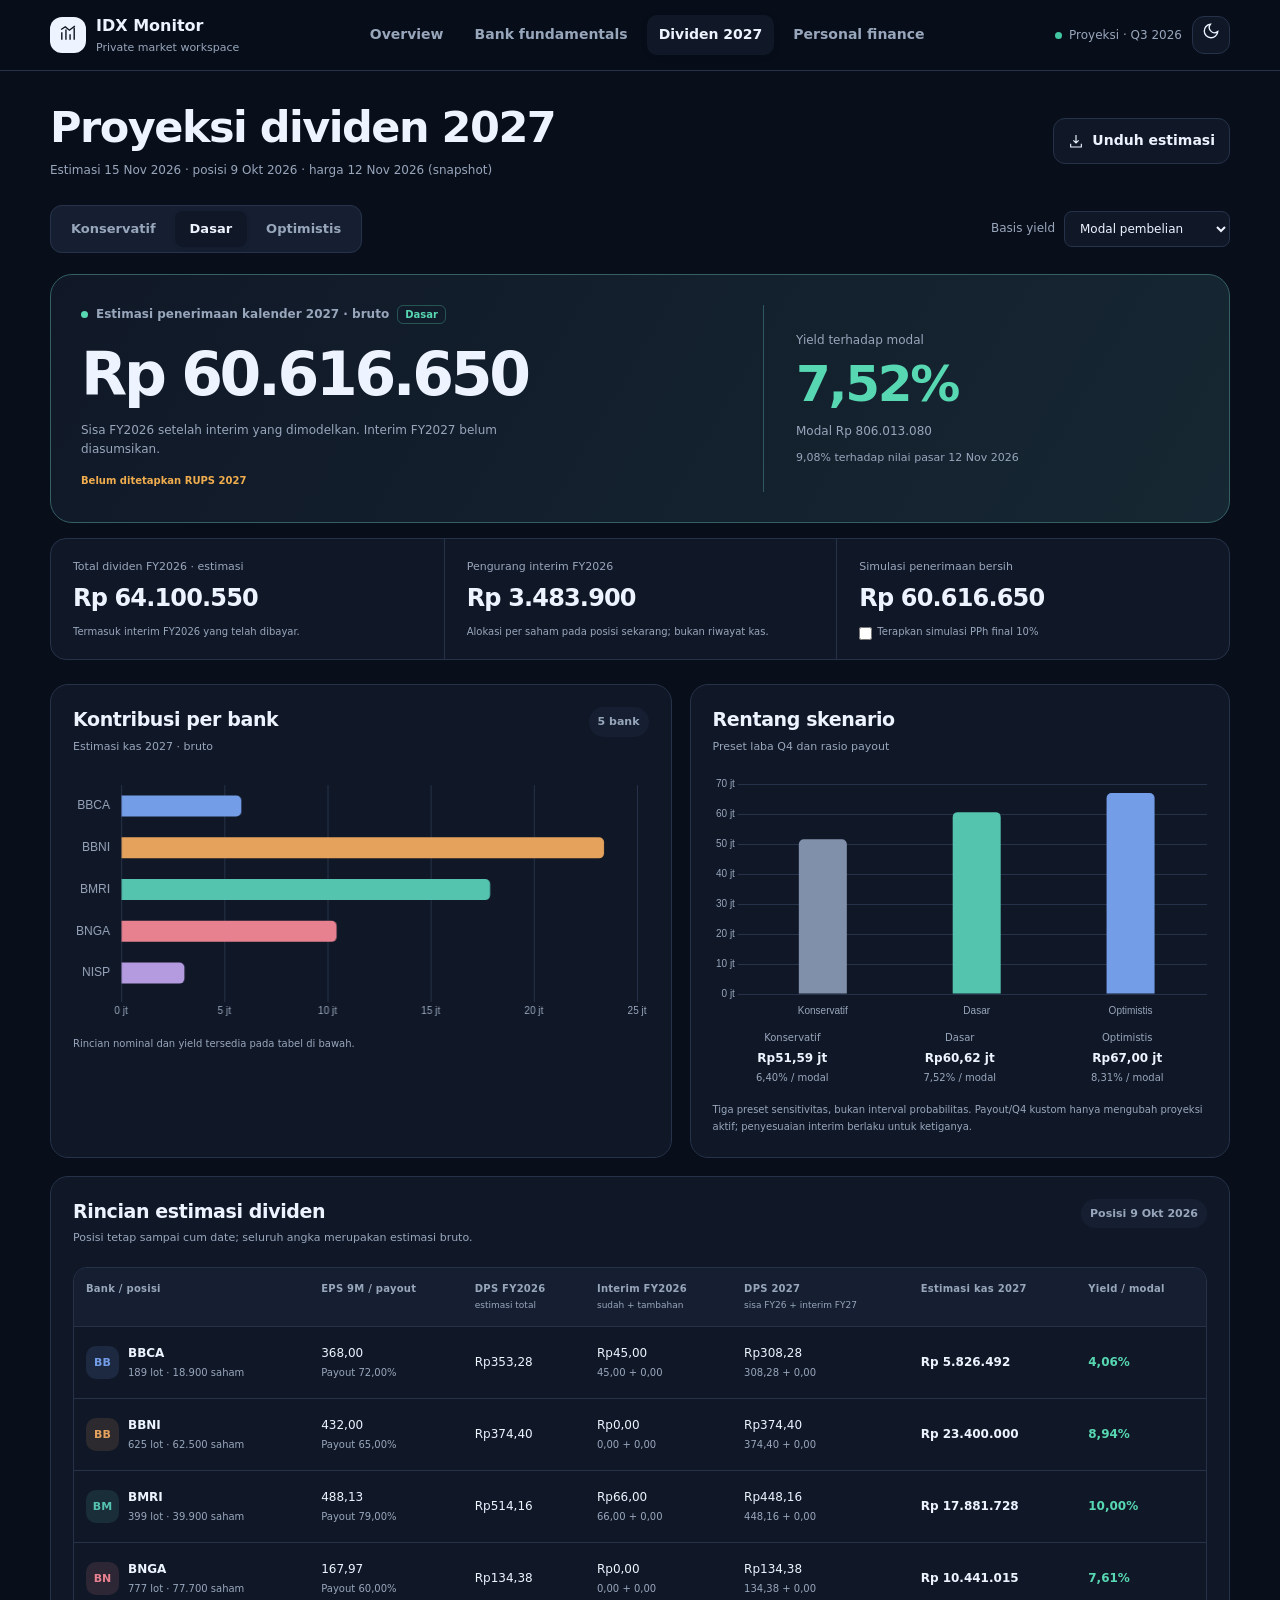
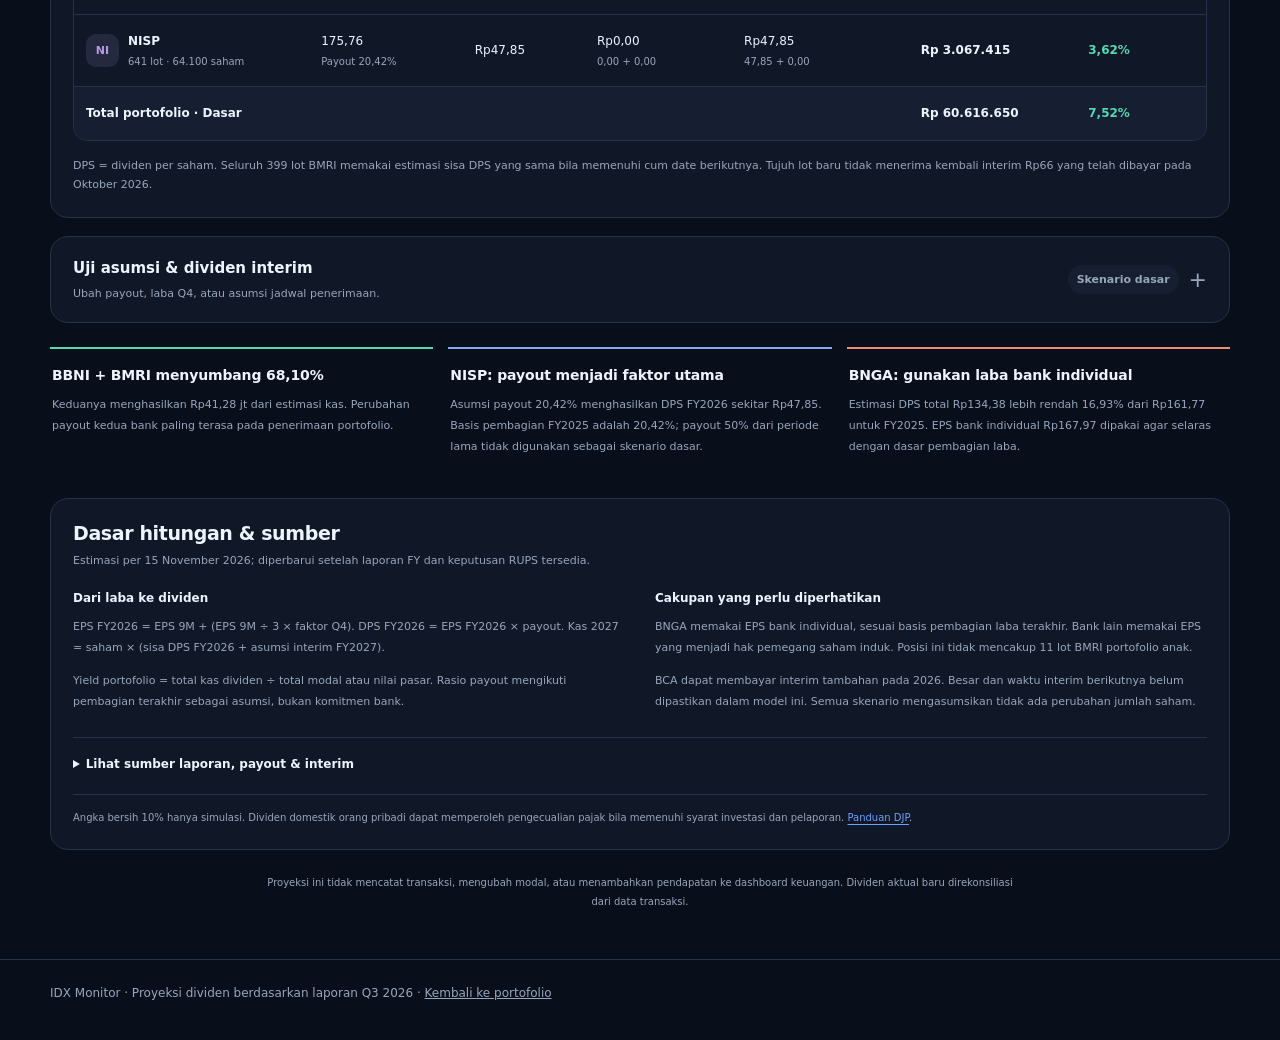
<file: dividends.html>
<!doctype html>
<html lang="id" data-theme="dark">
<head>
  <meta charset="utf-8"><meta name="viewport" content="width=device-width,initial-scale=1">
  <meta name="color-scheme" content="dark light"><meta name="theme-color" content="#090f1a">
  <title>Proyeksi Dividen 2027 — IDX Monitor</title>
  <meta name="description" content="Estimasi dividen portofolio 2027 berdasarkan laporan Q3 2026. Rincian lima bank, yield terhadap modal dan nilai pasar, serta simulasi laba, payout dan interim.">
  <link rel="canonical" href="https://idx.posnew.com/dividends">
  <link rel="icon" href="/favicon.svg" type="image/svg+xml">
  <link rel="stylesheet" href="/assets/styles.20260901-insights-v1.css">
  <link rel="stylesheet" href="/assets/dividends.20261115.css">
  <link rel="stylesheet" href="/assets/navigation.20261115.css">
  <script>try{document.documentElement.dataset.theme=localStorage.getItem('idx-theme')||'dark'}catch{}</script>
</head>
<body>
<a class="skip-link" href="#main-content">Ke proyeksi dividen</a>
<header class="site-header"><div class="shell header-inner">
  <a class="brand" href="/" aria-label="IDX Monitor home"><span class="brand-mark" aria-hidden="true"><svg viewBox="0 0 32 32"><path d="M7 23V12m6 11V8m6 15V15m6 8V5"/><path d="m6 8 6-4 6 5 8-6"/></svg></span><span><strong>IDX Monitor</strong><small>Private market workspace</small></span></a>
  <nav class="primary-nav" aria-label="Navigasi utama"><a class="nav-link" href="/">Overview</a><a class="nav-link" href="/fundamentals">Bank fundamentals</a><a class="nav-link is-active" aria-current="page" href="/dividends">Dividen 2027</a><a class="nav-link" href="/finance">Personal finance</a></nav>
  <div class="header-actions"><span class="sync-pill"><span class="status-dot"></span>Proyeksi · Q3 2026</span><button id="theme-toggle" class="icon-button" type="button" aria-label="Ganti tema"><svg class="theme-icon-sun" viewBox="0 0 24 24"><circle cx="12" cy="12" r="4"/><path d="M12 2v2m0 16v2M2 12h2m16 0h2"/></svg><svg class="theme-icon-moon" viewBox="0 0 24 24"><path d="M21 12.8A9 9 0 1 1 11.2 3 7 7 0 0 0 21 12.8Z"/></svg></button></div>
</div></header>
<main class="shell dividend-main" id="main-content">
  <div class="page-heading"><div><h1>Proyeksi dividen 2027</h1><p id="snapshot-date">Berdasarkan laporan Januari–September 2026</p></div><button class="button export-button" id="export-csv" type="button" disabled><svg aria-hidden="true" viewBox="0 0 24 24"><path d="M12 3v12m-4-4 4 4 4-4M4 16v5h16v-5"/></svg>Unduh estimasi</button></div>
  <div class="forecast-toolbar"><fieldset class="segmented-control"><legend class="sr-only">Skenario proyeksi</legend><label><input type="radio" name="scenario" value="conservative"><span>Konservatif</span></label><label><input type="radio" name="scenario" value="base" checked><span>Dasar</span></label><label><input type="radio" name="scenario" value="optimistic"><span>Optimistis</span></label></fieldset><label class="yield-select">Basis yield <select id="yield-basis"><option value="cost">Modal pembelian</option><option value="market">Nilai pasar</option></select></label></div>
  <div id="load-status" class="load-status" role="status">Memuat data proyeksi…</div>
  <div id="forecast-content" hidden>
    <section class="forecast-summary" aria-labelledby="summary-label">
      <div class="summary-main"><div class="estimate-label"><span class="estimate-dot"></span><span id="summary-label">Estimasi penerimaan kalender 2027 · bruto</span><span class="scenario-label" id="active-scenario">Dasar</span></div><strong class="cash-headline" id="total-cash">—</strong><p id="summary-note">Sisa dividen FY2026; interim FY2027 belum diproyeksikan.</p><div class="estimate-status">Belum ditetapkan RUPS 2027</div></div>
      <div class="summary-yield"><span id="yield-label">Yield terhadap modal</span><strong id="total-yield">—</strong><span id="yield-denominator">—</span><small id="other-yield">—</small></div>
    </section>
    <div class="supporting-metrics"><article><span>Total dividen FY2026 · estimasi</span><strong id="annual-total">—</strong><small>Termasuk interim FY2026 yang telah dibayar.</small></article><article><span>Pengurang interim FY2026</span><strong id="interim-total">—</strong><small>Alokasi per saham pada posisi sekarang; bukan riwayat kas.</small></article><article><span>Simulasi penerimaan bersih</span><strong id="net-total">—</strong><label class="tax-control"><input type="checkbox" id="tax-simulation"> Terapkan simulasi PPh final 10%</label></article></div>
    <div class="forecast-charts">
      <section class="panel forecast-chart-panel"><div class="section-title"><div><h2>Kontribusi per bank</h2><p>Estimasi kas 2027 · bruto</p></div><span class="badge">5 bank</span></div><div class="dividend-chart"><canvas id="bank-chart" role="img" aria-label="Perbandingan estimasi dividen lima bank"></canvas></div><p class="chart-footnote">Rincian nominal dan yield tersedia pada tabel di bawah.</p></section>
      <section class="panel forecast-chart-panel"><div class="section-title"><div><h2>Rentang skenario</h2><p>Preset laba Q4 dan rasio payout</p></div></div><div class="dividend-chart"><canvas id="scenario-chart" role="img" aria-label="Perbandingan skenario konservatif, dasar dan optimistis"></canvas></div><div class="scenario-values" id="scenario-values"></div><p class="chart-footnote">Tiga preset sensitivitas, bukan interval probabilitas. Payout/Q4 kustom hanya mengubah proyeksi aktif; penyesuaian interim berlaku untuk ketiganya.</p></section>
    </div>
    <section class="panel bank-detail-panel" aria-labelledby="bank-title"><div class="section-title"><div><h2 id="bank-title">Rincian estimasi dividen</h2><p id="detail-description">Posisi tetap sampai cum date; seluruh angka merupakan estimasi bruto.</p></div><span class="badge" id="position-date">—</span></div><div class="table-wrap bank-table-wrap" tabindex="0" aria-label="Rincian dividen per bank, geser untuk kolom lainnya"><table class="dividend-table"><thead><tr><th>Bank / posisi</th><th>EPS 9M / payout</th><th>DPS FY2026<br><small>estimasi total</small></th><th>Interim FY2026<br><small>sudah + tambahan</small></th><th>DPS 2027<br><small>sisa FY26 + interim FY27</small></th><th>Estimasi kas 2027</th><th id="table-yield-label">Yield / modal</th></tr></thead><tbody id="bank-rows"></tbody><tfoot id="bank-total"></tfoot></table></div><div id="mobile-bank-rows" class="mobile-bank-rows"></div><p class="detail-note">DPS = dividen per saham. Seluruh 399 lot BMRI memakai estimasi sisa DPS yang sama bila memenuhi cum date berikutnya. Tujuh lot baru tidak menerima kembali interim Rp66 yang telah dibayar pada Oktober 2026.</p></section>
    <details class="panel assumptions-panel" id="assumptions"><summary><span>Uji asumsi &amp; dividen interim<small>Ubah payout, laba Q4, atau asumsi jadwal penerimaan.</small></span><span class="badge" id="adjustment-count">Asumsi dasar</span></summary><div class="assumptions-body"><div class="q4-control"><label for="q4-multiplier">Laba Q4 dibanding rata-rata Q1–Q3 <output id="q4-output" for="q4-multiplier">100%</output></label><input id="q4-multiplier" type="range" min="50" max="150" step="5" value="100"><p>100% berarti laba Q4 sama dengan rata-rata satu kuartal pada Januari–September.</p></div><div class="table-wrap"><table class="assumption-table"><thead><tr><th>Bank</th><th>Payout (%)</th><th>Tambahan interim FY26<br><small>dibayar 2026 · Rp/saham</small></th><th>Interim FY27<br><small>dibayar 2027 · Rp/saham</small></th></tr></thead><tbody id="assumption-rows"></tbody></table></div><p class="detail-note">Kolom tambahan interim dimulai dari 0 karena nominalnya belum dimodelkan. Tambahan interim FY26 mengurangi sisa pembayaran 2027; interim FY27 menambah kas 2027 tanpa mengubah dividen FY26.</p><div class="assumptions-actions"><p id="input-error" role="alert"></p><button class="button" id="reset-assumptions" type="button">Reset ke skenario dasar</button></div></div></details>
    <section class="insights-grid" id="forecast-insights" aria-label="Catatan proyeksi"></section>
    <section class="panel methodology-panel"><div class="section-title"><div><h2>Dasar hitungan &amp; sumber</h2><p>Estimasi per 15 November 2026; diperbarui setelah laporan FY dan keputusan RUPS tersedia.</p></div></div><div class="methodology-grid"><div><h3>Dari laba ke dividen</h3><p>EPS FY2026 = EPS 9M + (EPS 9M ÷ 3 × faktor Q4). DPS FY2026 = EPS FY2026 × payout. Kas 2027 = saham × (sisa DPS FY2026 + asumsi interim FY2027).</p><p>Yield portofolio = total kas dividen ÷ total modal atau nilai pasar. Rasio payout mengikuti pembagian terakhir sebagai asumsi, bukan komitmen bank.</p></div><div><h3>Cakupan yang perlu diperhatikan</h3><p>BNGA memakai EPS bank individual, sesuai basis pembagian laba terakhir. Bank lain memakai EPS yang menjadi hak pemegang saham induk. Posisi ini tidak mencakup 11 lot BMRI portofolio anak.</p><p>BCA dapat membayar interim tambahan pada 2026. Besar dan waktu interim berikutnya belum dipastikan dalam model ini. Semua skenario mengasumsikan tidak ada perubahan jumlah saham.</p></div></div><details class="sources-details"><summary>Lihat sumber laporan, payout &amp; interim</summary><ul id="source-list"></ul><p><a href="/data/dividend-forecast-2027.json">Unduh input dan sumber proyeksi (JSON)</a> · <a href="/fundamentals">Lihat laporan Q3 dan kualitas aset</a></p></details><p class="tax-note">Angka bersih 10% hanya simulasi. Dividen domestik orang pribadi dapat memperoleh pengecualian pajak bila memenuhi syarat investasi dan pelaporan. <a href="https://www.pajak.go.id/sites/default/files/2025-03/Cara_Lapor_Realisasi_Investasi_pada_Aplikasi_Coretax.pdf" target="_blank" rel="noopener noreferrer">Panduan DJP</a>.</p></section>
    <p class="forecast-boundary">Proyeksi ini tidak mencatat transaksi, mengubah modal, atau menambahkan pendapatan ke dashboard keuangan. Dividen aktual baru direkonsiliasi dari data transaksi.</p>
  </div>
  <noscript><p class="load-status">Aktifkan JavaScript untuk menjalankan simulasi. <a href="/data/dividend-forecast-2027.json">Input proyeksi tersedia di sini.</a></p></noscript>
</main>
<footer class="footer"><div class="shell">IDX Monitor · Proyeksi dividen berdasarkan laporan Q3 2026 · <a href="/">Kembali ke portofolio</a></div></footer>
<script src="/assets/finance/20261009-v2/chart.umd.js"></script>
<script type="module" src="/assets/dividends.20261115.mjs"></script>
</body></html>
</file>
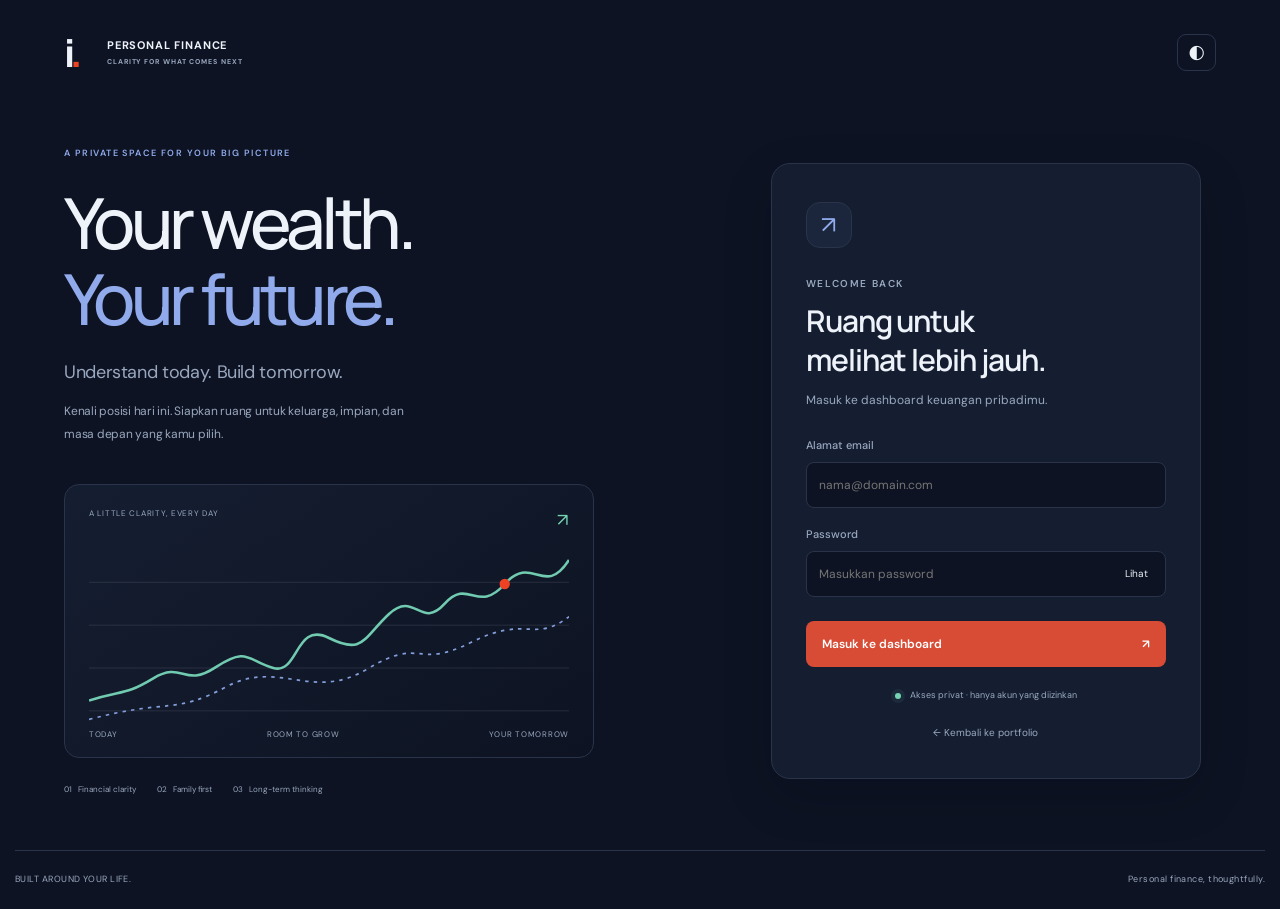
<file: finance-login.html>
<!doctype html><html lang="id" data-finance-theme="dark"><head><meta charset="utf-8"><meta name="viewport" content="width=device-width,initial-scale=1"><meta name="robots" content="noindex,nofollow"><title>Welcome back — Personal Finance</title><link rel="icon" href="/favicon.svg"><link rel="stylesheet" href="/assets/finance/20261010/finance.css"><script src="/assets/finance/20261009-v2/theme.js"></script></head><body class="login-page"><a class="skip-link" href="#login-form">Ke formulir masuk</a><header class="login-header"><a class="wordmark" href="/"><span class="brand-symbol">i<span>.</span></span><span>PERSONAL FINANCE<small>CLARITY FOR WHAT COMES NEXT</small></span></a><button class="icon-button theme-toggle" aria-label="Ganti tema">◐</button></header><main class="login-layout"><section class="login-story"><span class="eyebrow">A PRIVATE SPACE FOR YOUR BIG PICTURE</span><h1>Your wealth.<br><em>Your future.</em></h1><p>Understand today. Build tomorrow.</p><p class="story-sub">Kenali posisi hari ini. Siapkan ruang untuk keluarga, impian, dan masa depan yang kamu pilih.</p><div class="login-art" aria-hidden="true"><div class="art-caption"><span>A LITTLE CLARITY, EVERY DAY</span><span>↗</span></div><svg viewBox="0 0 560 210" fill="none"><path d="M0 190H560M0 140H560M0 90H560M0 40H560" stroke="currentColor" opacity=".12"/><path d="M0 178C40 165 40 173 75 152S110 164 148 139S185 132 215 140S240 85 280 105S320 105 350 77S387 96 415 65S453 78 485 42S531 59 560 14" stroke="#71cbb0" stroke-width="3"/><path d="M0 200C95 175 98 195 160 162S260 180 325 141S380 143 446 110S518 112 560 80" stroke="#839edb" stroke-width="2" stroke-dasharray="4 6"/><circle cx="485" cy="42" r="6" fill="#ef4123"/></svg><div class="art-bottom"><span>TODAY</span><span>ROOM TO GROW</span><span>YOUR TOMORROW</span></div></div><div class="story-tags"><span>01 &nbsp; Financial clarity</span><span>02 &nbsp; Family first</span><span>03 &nbsp; Long-term thinking</span></div></section><section class="login-card"><div class="login-monogram" aria-hidden="true">↗</div><span class="eyebrow">WELCOME BACK</span><h2>Ruang untuk<br>melihat lebih jauh.</h2><p>Masuk ke dashboard keuangan pribadimu.</p><form id="login-form"><label for="email">Alamat email</label><input id="email" name="email" type="email" autocomplete="username" placeholder="nama@domain.com" required><label for="password">Password</label><div class="password-field"><input id="password" name="password" type="password" autocomplete="current-password" placeholder="Masukkan password" minlength="8" maxlength="256" required><button id="show-password" type="button" aria-label="Tampilkan password" aria-pressed="false">Lihat</button></div><p id="login-error" class="form-error" role="alert" hidden></p><button class="button primary login-submit" type="submit">Masuk ke dashboard <span>↗</span></button></form><div class="login-note"><span class="live-dot"></span> Akses privat · hanya akun yang diizinkan</div><a class="quiet-link" href="/">← Kembali ke portfolio</a></section></main><footer class="login-footer"><span>BUILT AROUND YOUR LIFE.</span><span>Personal finance, thoughtfully.</span></footer><script src="/assets/finance/20261009-v2/login.js" defer></script></body></html>
</file>
<file: assets/styles.20260901-insights-v1.css>
:root{
  --bg:#f4f7fb;--panel:#ffffff;--panel-2:#eef3f9;--text:#152033;--muted:#6b778c;
  --border:#dfe6ef;--blue:#2f6feb;--green:#14866d;--amber:#b36b00;--red:#c44545;
  --shadow:0 10px 30px rgba(34,55,84,.08);--radius:18px;
}
:root[data-theme="dark"]{
  --bg:#090f1a;--panel:#101827;--panel-2:#151f31;--text:#edf3ff;--muted:#98a6bc;
  --border:#253249;--blue:#6ea1ff;--green:#42c6a2;--amber:#f0ad4e;--red:#ff8585;
  --shadow:0 12px 34px rgba(0,0,0,.28)
}
*{box-sizing:border-box}html{scroll-behavior:smooth}body{margin:0;background:var(--bg);color:var(--text);
  font-family:Inter,ui-sans-serif,system-ui,-apple-system,BlinkMacSystemFont,"Segoe UI",sans-serif;line-height:1.55}
a{color:inherit}button{font:inherit}.shell{width:min(1180px,calc(100% - 32px));margin:auto}
.site-header{position:sticky;top:0;z-index:30;background:color-mix(in srgb,var(--bg) 86%,transparent);backdrop-filter:blur(16px);
 border-bottom:1px solid var(--border)}
.header-inner{min-height:70px;display:flex;align-items:center;gap:20px;justify-content:space-between}
.brand{display:flex;align-items:center;gap:10px;text-decoration:none}.brand-mark{width:36px;height:36px;border-radius:12px;
 display:grid;place-items:center;background:var(--text);color:var(--bg)}.brand-mark svg{width:22px;fill:none;stroke:currentColor;stroke-width:2}
.brand strong,.brand small{display:block}.brand small{font-size:11px;color:var(--muted)}
.primary-nav{display:flex;gap:7px}.nav-link{padding:9px 12px;border-radius:10px;text-decoration:none;color:var(--muted);font-weight:650;font-size:14px}
.nav-link:hover,.nav-link.is-active{background:var(--panel);color:var(--text);box-shadow:0 2px 10px rgba(0,0,0,.04)}
.header-actions{display:flex;align-items:center;gap:10px}.sync-pill{font-size:12px;color:var(--muted);white-space:nowrap}
.status-dot{display:inline-block;width:7px;height:7px;background:var(--green);border-radius:50%;margin-right:7px}
.icon-button{width:38px;height:38px;border:1px solid var(--border);background:var(--panel);border-radius:12px;color:var(--text);cursor:pointer}
.icon-button svg{width:18px;fill:none;stroke:currentColor;stroke-width:1.8}.theme-icon-moon{display:none}
:root[data-theme="dark"] .theme-icon-sun{display:none}:root[data-theme="dark"] .theme-icon-moon{display:inline}
.main-shell{padding:38px 0 64px}.hero,.fund-hero{display:flex;justify-content:space-between;align-items:flex-end;gap:28px;margin-bottom:28px}
.eyebrow,.section-kicker{display:inline-block;text-transform:uppercase;letter-spacing:.11em;font-size:11px;font-weight:800;color:var(--blue)}
h1{font-size:clamp(34px,5vw,58px);line-height:1.02;letter-spacing:-.045em;margin:8px 0 13px;max-width:850px}
h2{font-size:clamp(22px,3vw,31px);line-height:1.14;letter-spacing:-.025em;margin:6px 0 10px}
p{margin:0;color:var(--muted)}.button{display:inline-flex;align-items:center;gap:8px;text-decoration:none;padding:11px 14px;border-radius:12px;
 border:1px solid var(--border);font-weight:700;font-size:14px;background:var(--panel);white-space:nowrap}
.button svg{width:17px;fill:none;stroke:currentColor;stroke-width:2}
.metric-grid{display:grid;grid-template-columns:repeat(4,1fr);gap:14px;margin:20px 0 28px}.metric-card,.panel{
 background:var(--panel);border:1px solid var(--border);box-shadow:var(--shadow);border-radius:var(--radius)}
.metric-card{padding:18px}.metric-card span{font-size:12px;color:var(--muted);font-weight:750}.metric-value{display:block;font-size:29px;line-height:1.15;margin:7px 0}
.metric-value-text{font-size:23px}.metric-card p{font-size:12px}.metric-positive .metric-value{color:var(--green)}
.panel{padding:22px;margin-bottom:18px}.panel-head,.q2-heading{display:flex;align-items:flex-start;justify-content:space-between;gap:18px;margin-bottom:18px}
.badge,.update-badge{display:inline-flex;align-items:center;padding:6px 9px;border-radius:999px;font-size:11px;font-weight:800;background:var(--panel-2);color:var(--muted)}
.badge-good{color:var(--green);background:color-mix(in srgb,var(--green) 10%,var(--panel))}
.badge-warn{color:var(--amber);background:color-mix(in srgb,var(--amber) 11%,var(--panel))}
.asset-intro{display:grid;grid-template-columns:1.5fr .8fr;gap:16px;align-items:start;margin-bottom:18px}
.definition-box{background:var(--panel-2);border:1px solid var(--border);border-radius:14px;padding:14px;font-size:12px;color:var(--muted)}
.definition-box strong{color:var(--text)}
.table-wrap{overflow:auto;border:1px solid var(--border);border-radius:14px}
table{width:100%;border-collapse:collapse;min-width:900px}th,td{padding:13px 12px;text-align:left;border-bottom:1px solid var(--border);vertical-align:top}
th{font-size:11px;text-transform:uppercase;letter-spacing:.07em;color:var(--muted);background:var(--panel-2);position:sticky;top:0}
td{font-size:13px}.bank-name{font-weight:800}.value-big{font-weight:800;font-variant-numeric:tabular-nums}.sub{display:block;color:var(--muted);font-size:11px;margin-top:2px}
.undisclosed{display:inline-flex;padding:4px 7px;border-radius:8px;background:var(--panel-2);color:var(--muted);font-weight:750;font-size:11px}
.source-link{font-weight:750;color:var(--blue);text-decoration:none}.source-link:hover{text-decoration:underline}
.asset-footnotes{display:grid;gap:7px;margin-top:14px;font-size:12px;color:var(--muted)}.asset-footnotes strong{color:var(--text)}
.filter-row{display:flex;flex-wrap:wrap;gap:8px;margin:12px 0 17px}.filter-row button{border:1px solid var(--border);background:var(--panel);color:var(--muted);
 border-radius:999px;padding:7px 11px;font-weight:750;font-size:12px;cursor:pointer}.filter-row button.is-active{background:var(--text);color:var(--bg);border-color:var(--text)}
.chart-grid{display:grid;grid-template-columns:1fr 1fr;gap:14px}.chart-card{background:var(--panel-2);border:1px solid var(--border);border-radius:14px;padding:14px;height:330px}
.chart-card h3{font-size:13px;margin:0 0 8px}.matrix-pending{color:var(--muted)}.matrix-value{display:block;font-weight:800}.matrix-yoy{display:block;font-size:10px;color:var(--muted);margin-top:2px}
.return-positive{color:var(--green)!important}.return-negative{color:var(--red)!important}
.q2-spotlight{overflow:hidden}.q2-kpi-grid{display:grid;grid-template-columns:repeat(4,1fr);gap:10px;margin:14px 0}.q2-kpi-grid article,.q2-detail-grid>div{
 background:var(--panel-2);border:1px solid var(--border);border-radius:13px;padding:13px}.q2-kpi-grid span,.q2-detail-grid span{font-size:11px;color:var(--muted);display:block}
.q2-kpi-grid strong,.q2-detail-grid strong{display:block;font-size:18px;margin:3px 0}.q2-kpi-grid small,.q2-detail-grid small{font-size:10px;color:var(--muted)}
.q2-detail-grid{display:grid;grid-template-columns:repeat(5,1fr);gap:10px}.analysis-note{border-left:3px solid var(--blue);padding-left:14px;margin-top:14px}
.analysis-note p{font-size:13px}.coverage-note{font-size:12px;color:var(--muted);margin:8px 0 14px}
.overview-grid{display:grid;grid-template-columns:1.25fr .75fr;gap:16px}.watchlist{display:grid;gap:9px}.watch-row{display:flex;justify-content:space-between;align-items:center;
 padding:12px;border:1px solid var(--border);border-radius:12px;background:var(--panel-2)}.watch-row strong{font-size:14px}.watch-row small{color:var(--muted)}
.footer{border-top:1px solid var(--border);padding:24px 0 38px;color:var(--muted);font-size:12px}
@media(max-width:900px){.metric-grid{grid-template-columns:repeat(2,1fr)}.chart-grid,.overview-grid,.asset-intro{grid-template-columns:1fr}
.q2-kpi-grid{grid-template-columns:repeat(2,1fr)}.q2-detail-grid{grid-template-columns:repeat(2,1fr)}.sync-pill{display:none}}
@media(max-width:640px){.shell{width:min(100% - 20px,1180px)}.header-inner{gap:8px}.brand small{display:none}.primary-nav{gap:2px}.nav-link{font-size:12px;padding:8px}
.hero,.fund-hero{align-items:flex-start;flex-direction:column}.main-shell{padding-top:24px}.metric-grid{grid-template-columns:1fr}.panel{padding:15px}
.q2-kpi-grid,.q2-detail-grid{grid-template-columns:1fr}.panel-head,.q2-heading{flex-direction:column}.chart-card{height:285px}}


/* === Compatibility layer: preserve the existing portfolio Overview dashboard === */
:root {
  --bg-elevated: var(--panel);
  --bg-soft: var(--panel-2);
  --bg-strong: #101936;
  --text-soft: var(--muted);
  --text-faint: color-mix(in srgb, var(--muted) 80%, transparent);
  --border-strong: color-mix(in srgb, var(--border) 75%, var(--text));
  --brand: #f04b2f;
  --brand-dark: #d83a20;
  --brand-soft: rgba(240,75,47,.11);
  --green-soft: rgba(20,134,109,.11);
  --red-soft: rgba(196,69,69,.11);
  --pink: #d94fb3;
  --teal: #0d9f9a;
  --yellow: #d89713;
  --chart-grid: color-mix(in srgb,var(--border) 70%,transparent);
  --chart-tick: var(--muted);
  --header-bg: color-mix(in srgb,var(--bg) 88%,transparent);
}
:root[data-theme="dark"] {
  --bg-strong:#17244a;--brand:#ff5a3c;--brand-dark:#ff735a;--brand-soft:rgba(255,90,60,.13);
  --green-soft:rgba(66,198,162,.12);--red-soft:rgba(255,133,133,.12);--yellow:#e9b23f;
}
.sr-only{position:absolute;width:1px;height:1px;padding:0;margin:-1px;overflow:hidden;clip:rect(0,0,0,0);white-space:nowrap;border:0}
.skip-link{position:fixed;left:16px;top:12px;z-index:1000;transform:translateY(-160%);padding:10px 14px;border-radius:10px;background:var(--text);color:var(--bg);text-decoration:none;font-weight:700}
.skip-link:focus{transform:translateY(0)}
.sync-pill.is-loading .status-dot{animation:pulse 1.3s ease-in-out infinite}
.sync-pill.is-error{color:var(--red);border-color:color-mix(in srgb,var(--red) 30%,var(--border));background:var(--red-soft)}
.sync-pill.is-error .status-dot{background:var(--red)}
.hero-copy{padding:31px 3px 28px}
.hero-actions{display:flex;flex-wrap:wrap;gap:10px;margin-top:24px}
.button-primary{color:#fff;background:linear-gradient(135deg,var(--brand),var(--brand-dark));box-shadow:0 12px 26px color-mix(in srgb,var(--brand) 22%,transparent)}
.button[disabled]{opacity:.65;cursor:wait;transform:none}
.hero-status{position:relative;overflow:hidden;display:flex;align-items:flex-end;min-height:210px;padding:26px;border-radius:26px;background:linear-gradient(145deg,#17264f,#0f1730);color:#fff;box-shadow:var(--shadow)}
.hero-status::after{content:"";position:absolute;width:170px;height:170px;right:-38px;top:-48px;border:1px solid rgba(255,255,255,.1);border-radius:50%}
.hero-status>div:last-child{position:relative;z-index:2}.hero-status strong{display:block;margin-top:8px;font-size:22px;letter-spacing:-.03em}.hero-status p{max-width:310px;margin:6px 0 0;color:#aebbd3;font-size:13px}
.status-kicker{display:block;color:var(--brand);font-size:11px;line-height:1.2;font-weight:850;text-transform:uppercase;letter-spacing:.12em}
.status-orbit{position:absolute;right:27px;top:25px;width:74px;height:74px;border:1px solid rgba(255,255,255,.1);border-radius:50%;animation:rotate 12s linear infinite}
.status-orbit span{position:absolute;border-radius:50%;background:var(--brand)}.status-orbit span:nth-child(1){width:10px;height:10px;left:8px;top:8px}.status-orbit span:nth-child(2){width:6px;height:6px;right:3px;top:33px;background:#66a2ff}.status-orbit span:nth-child(3){width:8px;height:8px;left:31px;bottom:-4px;background:#23c98c}
.metric-icon{width:31px;height:31px;display:grid;place-items:center;color:var(--text-soft);border-radius:10px;background:var(--bg-soft)}.metric-icon svg{width:16px;height:16px}
.skeleton-text{min-width:82px;min-height:40px;border-radius:9px;color:transparent;background:linear-gradient(90deg,var(--bg-soft),color-mix(in srgb,var(--bg-soft) 55%,var(--bg-elevated)),var(--bg-soft));background-size:220% 100%;animation:shimmer 1.4s linear infinite}
.skeleton-text.is-loaded{min-height:0;color:inherit;background:none;animation:none}
.dashboard-grid{display:grid;grid-template-columns:minmax(0,2fr) minmax(300px,.82fr);gap:18px;margin-bottom:18px}
.performance-panel,.allocation-panel,.stats-panel,.matrix-panel{padding:22px}
.panel-header{display:flex;align-items:flex-start;justify-content:space-between;gap:20px;margin-bottom:18px}.panel-header.compact{margin-bottom:12px}
.panel-header h2,.section-heading-row h2{margin:6px 0 0;font-size:19px;line-height:1.25;letter-spacing:-.025em}.panel-header p,.section-heading-row p{margin:6px 0 0;color:var(--text-soft);font-size:12px}
.segmented{display:inline-flex;padding:4px;border-radius:11px;border:1px solid var(--border);background:var(--bg-soft)}.segmented button{min-width:47px;padding:7px 10px;border:0;border-radius:8px;background:transparent;color:var(--text-soft);font-size:11px;font-weight:850;cursor:pointer}.segmented button.is-active{background:var(--bg-elevated);color:var(--text);box-shadow:0 3px 10px rgba(15,23,42,.08)}
.chart-wrap{position:relative;width:100%}.chart-large{height:390px}.chart-medium{height:330px}.chart-loading{position:absolute;inset:0;display:flex;align-items:center;justify-content:center;gap:10px;color:var(--text-soft);font-size:13px;background:color-mix(in srgb,var(--bg-elevated) 92%,transparent);border-radius:14px}.chart-loading span{width:17px;height:17px;border-radius:50%;border:2px solid var(--border);border-top-color:var(--brand);animation:rotate .8s linear infinite}.chart-loading[hidden]{display:none}
.tiny-badge,.helper-chip{display:inline-flex;align-items:center;min-height:28px;padding:5px 9px;border-radius:999px;border:1px solid var(--border);background:var(--bg-soft);color:var(--text-soft);font-size:10px;font-weight:850;text-transform:uppercase;letter-spacing:.06em;white-space:nowrap}
.allocation-chart-wrap{position:relative;height:210px;margin:2px 0 15px}.allocation-center{position:absolute;inset:0;display:flex;flex-direction:column;align-items:center;justify-content:center;pointer-events:none}.allocation-center strong{font-size:24px;line-height:1}.allocation-center span{margin-top:5px;color:var(--text-soft);font-size:10px;text-transform:uppercase;letter-spacing:.09em}
.allocation-list{display:grid;gap:8px}.allocation-row{display:grid;grid-template-columns:10px 1fr auto;align-items:center;gap:10px;padding:9px 10px;border-radius:11px;border:1px solid var(--border);background:var(--bg-soft)}.allocation-dot{width:8px;height:8px;border-radius:50%}.allocation-row strong{font-size:12px}.allocation-row span{color:var(--text-soft);font-size:11px}.allocation-row b{font-size:12px}
.stats-panel{margin-bottom:28px}.table-scroll{overflow-x:auto;border:1px solid var(--border);border-radius:14px}.data-table{width:100%;border-collapse:separate;border-spacing:0;min-width:730px}.data-table th,.data-table td{padding:13px 14px;border-bottom:1px solid var(--border);text-align:right;font-size:12px}.data-table th{background:var(--bg-soft);color:var(--text-soft);font-size:10px;font-weight:850;text-transform:uppercase;letter-spacing:.07em}.data-table th:first-child,.data-table td:first-child{text-align:left}.data-table tbody tr:last-child td{border-bottom:0}.indicator-cell{display:flex;align-items:center;gap:10px;font-weight:800}.series-dot{width:9px;height:9px;flex:0 0 auto;border-radius:50%}.return-neutral{color:var(--text-faint)}.loading-row td{padding:30px;text-align:center!important;color:var(--text-soft)}
.history-section{margin-bottom:24px}.section-heading-row{display:flex;align-items:flex-end;justify-content:space-between;gap:18px;margin-bottom:16px}.text-button{padding:8px 0;border:0;background:transparent;color:var(--brand);font-size:12px;font-weight:850;cursor:pointer}
.gain-summary{display:grid;grid-template-columns:repeat(3,1fr);gap:12px;margin-bottom:12px}.gain-summary article{padding:17px;border:1px solid var(--border);border-radius:15px;background:var(--bg-elevated);box-shadow:var(--shadow)}.gain-summary span{display:block;color:var(--text-soft);font-size:11px;font-weight:800;text-transform:uppercase;letter-spacing:.06em}.gain-summary strong{display:block;margin-top:5px;color:var(--green);font-size:24px}.gain-summary .gain-total{color:#fff;border-color:transparent;background:linear-gradient(135deg,#173e34,#102d27)}.gain-summary .gain-total span{color:#a7c8bd}.gain-summary .gain-total strong{color:#6fe1b7}
.event-list{display:grid;grid-template-columns:repeat(2,minmax(0,1fr));gap:10px}.event-item{display:grid;grid-template-columns:92px 1fr auto;align-items:center;gap:13px;min-height:76px;padding:13px 15px;border:1px solid var(--border);border-radius:14px;background:var(--bg-elevated)}.event-item time{color:var(--text-soft);font-size:10px;font-weight:850;text-transform:uppercase;letter-spacing:.04em}.event-item strong,.event-item span{display:block}.event-item strong{font-size:12px}.event-item span{margin-top:2px;color:var(--text-soft);font-size:10px}.event-item b{color:var(--green);font-size:13px}.event-list.is-collapsed .event-item:nth-child(n+5){display:none}
.disclosure{display:flex;align-items:flex-start;gap:14px;padding:17px 18px;border:1px solid color-mix(in srgb,var(--brand) 20%,var(--border));border-radius:16px;background:var(--brand-soft)}.disclosure-icon{width:34px;height:34px;flex:0 0 auto;display:grid;place-items:center;border-radius:11px;background:color-mix(in srgb,var(--brand) 18%,transparent);color:var(--brand)}.disclosure-icon svg{width:18px;height:18px}.disclosure strong{font-size:13px}.disclosure p{margin:4px 0 0;color:var(--text-soft);font-size:11px}
.site-footer{border-top:1px solid var(--border);background:color-mix(in srgb,var(--bg) 92%,transparent)}.footer-inner{min-height:48px;display:grid;grid-template-columns:auto 1fr auto;align-items:center;gap:18px}.footer-brand{display:flex;align-items:center;gap:8px;font-size:11px;font-weight:850}.footer-brand span{width:8px;height:8px;border-radius:50%;background:var(--brand);box-shadow:0 0 0 4px var(--brand-soft)}.footer-inner>p{margin:0;text-align:center;color:var(--text-faint);font-size:10px}.creator-badge{display:inline-flex;align-items:center;gap:4px;padding:5px 10px;border:1px solid color-mix(in srgb,var(--brand) 20%,var(--border));border-radius:999px;background:var(--brand-soft);color:var(--text-soft);font-size:10px;text-decoration:none}.creator-badge strong{color:var(--brand)}
.toast{position:fixed;left:50%;bottom:22px;z-index:100;transform:translate(-50%,20px);opacity:0;pointer-events:none;max-width:min(420px,calc(100% - 32px));padding:11px 14px;border-radius:12px;background:var(--text);color:var(--bg);box-shadow:var(--shadow);font-size:12px;font-weight:750;transition:opacity .2s ease,transform .2s ease}.toast.is-visible{opacity:1;transform:translate(-50%,0)}
@keyframes shimmer{to{background-position:-220% 0}}@keyframes rotate{to{transform:rotate(360deg)}}@keyframes pulse{50%{opacity:.35;transform:scale(.8)}}
@media(max-width:1040px){.dashboard-grid{grid-template-columns:1fr}.allocation-panel{display:grid;grid-template-columns:minmax(250px,.75fr) minmax(280px,1fr);column-gap:20px}.allocation-panel .panel-header{grid-column:1/-1}}
@media(max-width:820px){.hero{display:grid;grid-template-columns:1fr}.hero-status{min-height:175px}.footer-inner{grid-template-columns:auto auto}.footer-inner>p{display:none}}
@media(max-width:640px){.hero-actions{display:grid;grid-template-columns:1fr}.performance-panel,.allocation-panel,.stats-panel,.matrix-panel{padding:16px;border-radius:20px}.chart-large{height:330px}.allocation-panel{display:block}.gain-summary{grid-template-columns:1fr}.event-list{grid-template-columns:1fr}.event-item{grid-template-columns:78px 1fr auto}.section-heading-row{align-items:flex-start;flex-direction:column}.footer-inner{min-height:58px;display:flex;justify-content:space-between}}

/* === Overview geometry final override === */
.hero{display:grid;grid-template-columns:minmax(0,1.45fr) minmax(310px,.55fr);gap:28px;align-items:stretch;margin-bottom:26px}
@media(max-width:820px){.hero{grid-template-columns:1fr}}


/* === Asset-quality provenance badges · v2 === */
.method-pill{
  display:inline-flex;align-items:center;margin-left:7px;padding:3px 6px;border-radius:999px;
  font-size:9px;line-height:1.2;font-weight:900;letter-spacing:.05em;text-transform:uppercase;
  vertical-align:2px;border:1px solid var(--border)
}
.method-reported{
  color:var(--green);background:color-mix(in srgb,var(--green) 10%,var(--panel));
  border-color:color-mix(in srgb,var(--green) 26%,var(--border))
}
.method-derived{
  color:var(--amber);background:color-mix(in srgb,var(--amber) 11%,var(--panel));
  border-color:color-mix(in srgb,var(--amber) 28%,var(--border))
}
.formula-box{
  display:flex;flex-wrap:wrap;align-items:center;gap:8px 12px;margin-top:14px;padding:13px 14px;
  border:1px solid color-mix(in srgb,var(--blue) 25%,var(--border));border-radius:13px;
  background:color-mix(in srgb,var(--blue) 7%,var(--panel))
}
.formula-box strong{font-size:12px}
.formula-box span{color:var(--muted);font-size:11px;flex:1 1 480px}
.formula-box code{
  padding:3px 6px;border-radius:7px;background:var(--panel-2);color:var(--text);font-size:11px
}

/* === Research-reported provenance · v3 === */
.method-research{
  color:var(--blue);
  background:color-mix(in srgb,var(--blue) 10%,var(--panel));
  border-color:color-mix(in srgb,var(--blue) 28%,var(--border))
}

/* === Three-year valuation bands · 20260819 === */
.valuation-panel{border-color:color-mix(in srgb,var(--blue) 22%,var(--border))}
.valuation-toolbar{display:flex;align-items:center;justify-content:space-between;gap:18px;margin:-4px 0 15px}
.valuation-toolbar .filter-row{margin:0}
.valuation-asof{min-width:145px;text-align:right}.valuation-asof span{display:block;color:var(--muted);font-size:10px;font-weight:800;text-transform:uppercase;letter-spacing:.06em}.valuation-asof strong{display:block;margin-top:3px;font-size:13px}
.valuation-summary-grid{display:grid;grid-template-columns:repeat(4,1fr);gap:10px;margin-bottom:14px}
.valuation-summary-grid article{padding:14px;border:1px solid var(--border);border-radius:13px;background:var(--panel-2)}
.valuation-summary-grid span,.valuation-summary-grid small{display:block;color:var(--muted);font-size:10px}.valuation-summary-grid span{font-weight:800;text-transform:uppercase;letter-spacing:.05em}
.valuation-summary-grid strong{display:block;margin:5px 0 3px;font-size:23px;font-variant-numeric:tabular-nums}
.valuation-chart-card{height:370px}.valuation-chart-card canvas{max-height:325px}
.valuation-weights{display:flex;flex-wrap:wrap;align-items:center;gap:8px;margin-top:14px}
.valuation-weight-label{margin-right:3px;color:var(--muted);font-size:10px;font-weight:850;text-transform:uppercase;letter-spacing:.06em}
.valuation-weight{display:inline-flex;align-items:center;gap:6px;padding:6px 9px;border:1px solid var(--border);border-radius:999px;background:var(--panel-2);color:var(--muted);font-size:10px}.valuation-weight strong{color:var(--text)}
.valuation-method{margin-top:13px;padding:13px 14px;border-left:3px solid var(--blue);border-radius:0 11px 11px 0;background:color-mix(in srgb,var(--blue) 6%,var(--panel));color:var(--muted);font-size:11px;line-height:1.55}.valuation-method strong{color:var(--text)}
@media(max-width:900px){.valuation-summary-grid{grid-template-columns:repeat(2,1fr)}}
@media(max-width:640px){.valuation-toolbar{align-items:flex-start;flex-direction:column}.valuation-asof{text-align:left}.valuation-summary-grid{grid-template-columns:1fr 1fr}.valuation-chart-card{height:330px}.valuation-chart-card canvas{max-height:285px}}

/* === Insights & Recommendations · 20260901 === */
.q2-spotlight{margin-bottom:26px}
.spotlight-insight{
  margin-top:16px;padding:16px 18px;border-left:4px solid var(--blue);
  border-radius:0 14px 14px 0;background:color-mix(in srgb,var(--blue) 5%,var(--panel));
  font-size:13px;line-height:1.65;color:var(--text)
}
.spotlight-insight p{color:var(--text);margin:0 0 10px}.spotlight-insight p:last-child{margin-bottom:0}
.spotlight-insight strong{color:var(--text)}
.spotlight-insight em{color:var(--muted);font-style:normal}
.insight-risk{
  margin-top:10px;padding:10px 13px;border-radius:10px;
  background:color-mix(in srgb,var(--amber) 8%,var(--panel));
  border:1px solid color-mix(in srgb,var(--amber) 20%,var(--border));
  font-size:12px;color:var(--muted)
}
.insight-risk strong{color:var(--amber)}
.rec-box{
  display:flex;align-items:center;gap:14px;margin-top:14px;padding:14px 18px;
  border-radius:14px;border:1px solid var(--border);background:var(--panel-2)
}
.rec-badge{
  display:inline-flex;align-items:center;padding:7px 14px;border-radius:999px;
  font-size:13px;font-weight:900;letter-spacing:.04em;text-transform:uppercase;
  white-space:nowrap;flex-shrink:0
}
.rec-accumulate{color:#fff;background:linear-gradient(135deg,var(--green),#0f6b55);box-shadow:0 4px 14px color-mix(in srgb,var(--green) 25%,transparent)}
.rec-hold{color:var(--text);background:color-mix(in srgb,var(--amber) 14%,var(--panel));border:1px solid color-mix(in srgb,var(--amber) 30%,var(--border))}
.rec-trim{color:#fff;background:linear-gradient(135deg,var(--red),#a33232);box-shadow:0 4px 14px color-mix(in srgb,var(--red) 22%,transparent)}
.rec-rationale{font-size:13px;color:var(--muted);line-height:1.5}
.rec-rationale strong{color:var(--text)}
.section-divider{
  border:0;border-top:1px solid var(--border);margin:32px 0
}
.asset-quality-details summary{
  cursor:pointer;padding:8px 0;font-size:12px;font-weight:750;color:var(--blue);
  list-style:none;display:flex;align-items:center;gap:6px
}
.asset-quality-details summary::-webkit-details-marker{display:none}
.asset-quality-details summary::before{content:"▸";font-size:11px;transition:transform .2s}
.asset-quality-details[open] summary::before{transform:rotate(90deg)}
.disclaimer-section{
  margin-top:32px;padding:18px 20px;border-radius:var(--radius);
  border:1px solid color-mix(in srgb,var(--red) 20%,var(--border));
  background:color-mix(in srgb,var(--red) 4%,var(--panel));
  font-size:12px;color:var(--muted);line-height:1.6
}
.disclaimer-section strong{color:var(--red);display:block;margin-bottom:6px;font-size:13px;text-transform:uppercase;letter-spacing:.05em}
@media(max-width:640px){
  .rec-box{flex-direction:column;align-items:flex-start}
  .spotlight-insight{padding:13px 15px}
}
</file>
<file: assets/dividends.20261115.css>
:root{--dividend-accent:#19856d;--dividend-accent-soft:#e7f4ef;--dividend-blue:#354b86;--dividend-cinnabar:#c74b36}
:root[data-theme="dark"]{--dividend-accent:#57d7b2;--dividend-accent-soft:#142d2c;--dividend-blue:#8ba9f3;--dividend-cinnabar:#f28c76}
.dividend-main .button{color:var(--text)}
.dividend-main{padding:32px 0 48px}.dividend-main [hidden]{display:none!important}.page-heading{display:flex;justify-content:space-between;gap:20px;align-items:center;margin-bottom:25px}.page-heading h1{font-size:clamp(28px,3.7vw,43px);line-height:1.14;margin:0 0 9px;letter-spacing:-.035em}.page-heading p{font-size:12px}.export-button{cursor:pointer;box-shadow:none}.export-button svg{width:16px;fill:none;stroke:currentColor;stroke-width:1.7}.forecast-toolbar{display:flex;align-items:center;justify-content:space-between;gap:16px;margin-bottom:21px}.segmented-control{display:flex;align-items:center;gap:4px;margin:0;padding:5px;border:1px solid var(--border);border-radius:12px;background:var(--panel-2);min-width:0}.segmented-control label{cursor:pointer;position:relative;flex:1}.segmented-control input{position:absolute;opacity:0;width:1px;height:1px}.segmented-control span{display:block;text-align:center;white-space:nowrap;padding:8px 15px;border-radius:8px;color:var(--muted);font-weight:650;font-size:13px}.segmented-control input:checked+span{background:var(--panel);color:var(--text);box-shadow:0 1px 5px #0001}.segmented-control input:focus-visible+span{outline:2px solid var(--blue);outline-offset:2px}.yield-select{display:flex;align-items:center;gap:9px;font-size:12px;color:var(--muted)}select{font:inherit;color:var(--text);border:1px solid var(--border);border-radius:8px;background:var(--panel);padding:9px 29px 9px 11px}.load-status{padding:25px;border:1px solid var(--border);border-radius:16px;color:var(--muted);background:var(--panel)}.load-status.is-error{color:var(--red)}
.forecast-summary{position:relative;display:grid;grid-template-columns:minmax(0,1.5fr) minmax(0,1fr);border:1px solid color-mix(in srgb,var(--dividend-accent) 27%,var(--border));border-radius:22px;background:linear-gradient(120deg,var(--panel),color-mix(in srgb,var(--dividend-accent) 8%,var(--panel)));padding:30px;margin-bottom:15px;gap:28px}.estimate-label{display:flex;align-items:center;gap:8px;flex-wrap:wrap;color:var(--muted);font-size:12px;font-weight:600}.estimate-dot{width:7px;height:7px;border-radius:50%;background:var(--dividend-accent)}.scenario-label{color:var(--dividend-accent);border:1px solid color-mix(in srgb,var(--dividend-accent) 30%,transparent);border-radius:6px;padding:1px 7px;font-size:10px}.cash-headline{display:block;font-size:clamp(36px,5vw,60px);font-weight:650;letter-spacing:-.055em;line-height:1.15;margin:16px 0 12px;font-variant-numeric:tabular-nums}.summary-main p{font-size:12px;max-width:480px}.estimate-status{display:inline-block;color:var(--amber);font-size:10px;font-weight:650;margin-top:15px}.summary-yield{border-left:1px solid color-mix(in srgb,var(--dividend-accent) 22%,var(--border));padding-left:32px;display:flex;justify-content:center;flex-direction:column}.summary-yield>span{font-size:12px;color:var(--muted)}.summary-yield>strong{color:var(--dividend-accent);font-size:50px;letter-spacing:-.045em;font-weight:650;line-height:1.2;margin:5px 0 8px;font-variant-numeric:tabular-nums}.summary-yield small{font-size:11px;color:var(--muted);margin-top:8px}.supporting-metrics{display:grid;grid-template-columns:repeat(3,minmax(0,1fr));border:1px solid var(--border);border-radius:16px;background:var(--panel);margin-bottom:24px}.supporting-metrics article{padding:19px 22px;min-width:0}.supporting-metrics article+article{border-left:1px solid var(--border)}.supporting-metrics article>span{display:block;font-size:11px;color:var(--muted)}.supporting-metrics strong{display:block;font-size:24px;font-weight:650;letter-spacing:-.035em;margin:5px 0 7px;font-variant-numeric:tabular-nums}.supporting-metrics small,.tax-control{display:block;font-size:10px;color:var(--muted);line-height:1.6}.tax-control{display:flex;align-items:flex-start;gap:5px;cursor:pointer}.tax-control input{margin:3px 0 0;accent-color:var(--dividend-accent)}
.forecast-charts{display:grid;grid-template-columns:1.15fr 1fr;gap:18px}.forecast-chart-panel{min-width:0;box-shadow:none}.section-title{display:flex;align-items:flex-start;justify-content:space-between;gap:12px;margin-bottom:20px}.section-title h2{font-size:19px;letter-spacing:-.02em;margin:0 0 6px;line-height:1.3}.section-title p{font-size:11px}.dividend-chart{position:relative;height:245px;min-width:0}.chart-footnote{font-size:10px;line-height:1.7;margin-top:15px}.scenario-values{display:grid;grid-template-columns:repeat(3,minmax(0,1fr));gap:8px;margin-top:10px}.scenario-values>div{font-size:10px;color:var(--muted);text-align:center}.scenario-values strong{display:block;font-size:12px;color:var(--text);font-weight:650;margin-top:3px}.scenario-values small{display:block;font-size:10px;margin-top:3px}.bank-detail-panel,.assumptions-panel,.methodology-panel{box-shadow:none}.dividend-table{min-width:950px}.dividend-table th{font-size:10px;letter-spacing:.025em;text-transform:none;line-height:1.6}.dividend-table th small{font-size:9px;letter-spacing:0;font-weight:400}.dividend-table td{font-size:12px;vertical-align:middle;padding-block:17px;white-space:nowrap;font-variant-numeric:tabular-nums}.dividend-table td:first-child{white-space:normal}.dividend-table td:nth-last-child(-n+2){font-weight:700}.dividend-table tfoot td{background:var(--panel-2);font-weight:700;border-bottom:0}.bank-cell{display:flex;align-items:center;gap:9px}.bank-initial{width:33px;height:33px;display:grid;place-items:center;flex-shrink:0;background:color-mix(in srgb,var(--bank-color) 13%,var(--panel));color:var(--bank-color);border-radius:10px;font-size:11px;font-weight:750}.bank-cell strong{display:block;font-size:12px}.bank-cell small,.cell-sub{display:block;color:var(--muted);font-size:10px;font-weight:400;margin-top:3px}.yield-cell{color:var(--dividend-accent)}.detail-note{font-size:11px;line-height:1.8;margin-top:15px}.mobile-bank-rows{display:none}.assumptions-panel{padding:0}.assumptions-panel>summary{padding:20px 22px;cursor:pointer;display:flex;align-items:center;justify-content:space-between;gap:10px;font-size:15px;font-weight:650;list-style:none}.assumptions-panel>summary::after{content:'+';font-size:22px;color:var(--muted);font-weight:400}.assumptions-panel[open]>summary::after{content:'−'}.assumptions-panel>summary>span:first-child{flex:1}.assumptions-panel>summary small{display:block;font-size:11px;color:var(--muted);font-weight:400;margin-top:5px}.assumptions-body{border-top:1px solid var(--border);padding:22px}.q4-control{max-width:620px;margin-bottom:24px}.q4-control label{display:flex;align-items:center;justify-content:space-between;gap:15px;font-size:12px;font-weight:600}.q4-control output{color:var(--dividend-accent);font-size:17px}.q4-control input{width:100%;accent-color:var(--dividend-accent);margin:16px 0 8px}.q4-control p{font-size:11px}.assumption-table{min-width:610px}.assumption-table th{font-size:10px;letter-spacing:0;text-transform:none}.assumption-table small{font-weight:400;font-size:9px}.assumption-table td{vertical-align:middle}.assumption-table input{width:100%;min-width:65px;max-width:150px;min-height:36px;padding:7px 9px;background:var(--panel);border:1px solid var(--border);border-radius:7px;font:inherit;font-size:12px;color:var(--text);font-variant-numeric:tabular-nums}.assumption-table input:invalid{border-color:var(--red)}.assumptions-actions{display:flex;justify-content:space-between;align-items:center;gap:15px;margin-top:18px}.assumptions-actions p{font-size:11px;color:var(--red)}.assumptions-actions button{cursor:pointer;font-size:11px;margin-left:auto}.insights-grid{display:grid;grid-template-columns:repeat(3,minmax(0,1fr));gap:15px;margin:24px 0}.insight-item{border-top:2px solid var(--insight-color,var(--border));padding:16px 2px}.insight-item h3{font-size:14px;line-height:1.5;margin:0 0 9px;letter-spacing:-.01em}.insight-item p{font-size:11px;line-height:1.9}.insight-item a,.methodology-panel a{color:var(--blue);text-underline-offset:3px}.methodology-grid{display:grid;grid-template-columns:1fr 1fr;gap:30px}.methodology-grid h3{font-size:12px;margin:0 0 10px}.methodology-grid p{font-size:11px;line-height:1.9;margin-bottom:12px}.sources-details{margin-top:12px;border-top:1px solid var(--border);padding-top:17px}.sources-details summary{font-size:12px;font-weight:650;cursor:pointer}.sources-details ul{padding-left:20px;display:grid;grid-template-columns:1fr 1fr;gap:12px 25px;margin:19px 0}.sources-details li,.sources-details p{font-size:11px;color:var(--muted);line-height:1.7}.sources-details li a{display:inline-block;overflow-wrap:anywhere}.sources-details li small{display:block;margin-top:3px}.tax-note{font-size:10px;line-height:1.8;margin-top:20px;border-top:1px solid var(--border);padding-top:14px}.forecast-boundary{font-size:10px;line-height:1.9;text-align:center;max-width:760px;margin:23px auto 0}.dividend-main button:focus-visible,.dividend-main select:focus-visible,.dividend-main summary:focus-visible,.dividend-main input:focus-visible{outline:2px solid var(--blue);outline-offset:3px}
@media(max-width:950px){.cash-headline{font-size:44px}.summary-yield>strong{font-size:43px}.supporting-metrics article{padding:17px}.supporting-metrics strong{font-size:21px}.forecast-charts{grid-template-columns:1fr 1fr}.insights-grid{gap:20px}.section-title h2{font-size:17px}}
@media(max-width:700px){.forecast-charts{grid-template-columns:1fr}.forecast-summary{padding:23px;gap:20px;grid-template-columns:minmax(0,1.4fr) minmax(0,1fr)}.summary-yield{padding-left:20px}.cash-headline{font-size:38px}.summary-yield>strong{font-size:36px}.supporting-metrics{grid-template-columns:1fr}.supporting-metrics article+article{border-left:0;border-top:1px solid var(--border)}.supporting-metrics article{padding:15px 19px;display:grid;grid-template-columns:minmax(0,1fr) auto;column-gap:15px;align-items:center}.supporting-metrics strong{grid-column:2;grid-row:1/3;font-size:21px;margin:0}.supporting-metrics small,.tax-control{grid-column:1;max-width:250px;margin-top:5px}.insights-grid{grid-template-columns:1fr;gap:0}.insight-item{padding:15px 0;margin-bottom:7px}.methodology-grid{grid-template-columns:1fr;gap:14px}.sources-details ul{grid-template-columns:1fr}.page-heading{align-items:flex-start}.export-button{font-size:0;padding:10px}.export-button svg{width:18px}.forecast-toolbar{flex-wrap:wrap;gap:12px}.segmented-control{width:100%}.segmented-control span{padding:9px 8px}.yield-select{justify-content:space-between;width:100%}.yield-select select{min-width:175px}.page-heading p{font-size:10px;max-width:290px}.dividend-main{padding-top:24px}.bank-table-wrap{display:none}.mobile-bank-rows{display:grid;gap:10px}.mobile-bank{border:1px solid var(--border);border-radius:12px;padding:15px}.mobile-bank-head{display:flex;align-items:center;justify-content:space-between;gap:15px}.mobile-bank-head>div:last-child{text-align:right}.mobile-bank-head>div:last-child strong{display:block;font-size:17px;letter-spacing:-.02em}.mobile-bank-head>div:last-child small{color:var(--dividend-accent);font-size:11px}.mobile-bank dl{display:grid;grid-template-columns:1fr 1fr;gap:10px;margin:15px 0 0;padding-top:12px;border-top:1px solid var(--border)}.mobile-bank dl>div{min-width:0}.mobile-bank dt{font-size:9px;color:var(--muted)}.mobile-bank dd{font-size:11px;margin:3px 0 0;font-weight:600}.assumptions-panel>summary{padding:17px}.assumptions-panel>summary .badge{display:none}.assumptions-body{padding:16px}.dividend-chart{height:235px}}
@media(max-width:430px){.forecast-summary{grid-template-columns:1fr;padding:21px}.cash-headline{font-size:43px;margin-block:12px}.summary-yield{border-left:0;border-top:1px solid color-mix(in srgb,var(--dividend-accent) 20%,var(--border));padding:17px 0 0;display:grid;grid-template-columns:1fr auto;align-items:center;gap:4px 14px}.summary-yield>strong{grid-column:2;grid-row:1/3;font-size:38px;margin:0}.summary-yield>span{font-size:11px}.summary-yield small{grid-column:1/-1;margin-top:4px}.estimate-status{margin-top:11px}.supporting-metrics strong{font-size:19px}.supporting-metrics article>span{font-size:10px}.supporting-metrics small,.tax-control{font-size:9px}.scenario-values strong{font-size:11px}.forecast-main{padding-bottom:32px}.bank-cell{gap:7px}.bank-initial{width:29px;height:29px}.page-heading h1{font-size:27px}}
@media(prefers-reduced-motion:reduce){html{scroll-behavior:auto}}
</file>
<file: assets/navigation.20261115.css>
/* Shared four-destination navigation; keep the header usable down to 320px. */
.site-header .header-inner,
.site-header .primary-nav { min-width: 0; }
.site-header .nav-link { white-space: nowrap; }
.site-header .nav-link:focus-visible { outline: 2px solid var(--blue); outline-offset: -2px; }
@media (max-width: 1000px) {
  .site-header .header-inner { flex-wrap: wrap; gap: 8px; padding-block: 10px; }
  .site-header .brand { flex: 1; min-width: 0; }
  .site-header .header-actions { flex-shrink: 0; margin-left: auto; }
  .site-header .header-inner .primary-nav {
    order: 3; flex: 0 0 100%; width: 100%; max-width: 100%;
    justify-content: flex-start; gap: 4px; overflow-x: auto;
    overscroll-behavior-inline: contain; padding: 2px 0 5px;
    scrollbar-width: none;
  }
  .site-header .primary-nav::-webkit-scrollbar { display: none; }
  .site-header .primary-nav .nav-link { flex: 0 0 auto; }
}
</file>
<file: assets/finance/20261010/finance.css>
@import url('https://fonts.googleapis.com/css2?family=DM+Sans:wght@400;500;600;700&family=Manrope:wght@400;500;600;700;800&display=swap');
:root{color-scheme:dark;--bg:#0d1322;--side:#101829;--panel:#151e31;--panel2:#1b263c;--text:#eef2f9;--muted:#99a8bf;--line:#29344a;--blue:#90aaec;--teal:#75d4b2;--orange:#f57a61;--amber:#e3b777;--red:#f18a94;--brand:#ef4123;--shadow:0 18px 50px #03081625;--font:'DM Sans',system-ui,sans-serif;--display:'Manrope',var(--font)}
[data-finance-theme=light]{color-scheme:light;--bg:#f5f6fa;--side:#fff;--panel:#fff;--panel2:#f0f3f9;--text:#1c2d5a;--muted:#63708a;--line:#e0e5ee;--blue:#385692;--teal:#128467;--orange:#cc4028;--amber:#98651b;--red:#c3374b;--shadow:0 14px 38px #1c2d5a08}
*{box-sizing:border-box}html{scroll-behavior:smooth}body{margin:0;background:var(--bg);color:var(--text);font:14px/1.55 var(--font);-webkit-font-smoothing:antialiased}button,input,select,textarea{font:inherit}button,a,input,select,textarea{touch-action:manipulation}button,a{transition:background .18s,color .18s}button{cursor:pointer;background:var(--panel2);border:1px solid var(--line);color:var(--text);padding:8px 13px;border-radius:9px}button:disabled{opacity:.5;cursor:wait}a{color:var(--blue);text-decoration:none}a:hover{color:var(--text)}button:hover{background:var(--line)}:focus-visible{outline:3px solid var(--blue);outline-offset:3px}input,select,textarea{background:var(--bg);border:1px solid var(--line);border-radius:8px;color:var(--text);padding:10px 12px;min-width:0;max-width:100%}input[type=checkbox]{accent-color:var(--brand);width:18px;height:18px}label{font-size:12px;font-weight:500;color:var(--muted);display:grid;gap:6px}h1,h2,h3,h4,p{margin:0}h1,h2,h3{font-family:var(--display);letter-spacing:-.035em}h2{font-size:19px;line-height:1.4}h3{font-size:16px}p{color:var(--muted)}small{font-size:11px;color:var(--muted)}strong,.number,td.numeric{font-variant-numeric:tabular-nums}hr{border:0;border-top:1px solid var(--line);margin:24px 0}[hidden]{display:none!important}.skip-link{position:fixed;top:-100px;left:20px;z-index:100;background:var(--panel);padding:15px}.skip-link:focus{top:10px}.eyebrow{font-size:10px;letter-spacing:.16em;font-weight:600;color:var(--muted);display:block;margin-bottom:10px}.sidebar{position:fixed;inset:0 auto 0 0;width:244px;background:var(--side);border-right:1px solid var(--line);padding:32px 18px 20px;display:flex;flex-direction:column;z-index:30}.wordmark{display:flex;gap:12px;align-items:center;font-size:11px;font-weight:700;letter-spacing:.075em;color:var(--text)}.wordmark small{display:block;font-size:7px;letter-spacing:.13em;margin-top:3px}.brand-symbol{font:800 38px/.8 var(--display);letter-spacing:-.12em;width:31px}.brand-symbol span{color:var(--brand)}.sidebar .wordmark{margin:3px 10px 46px}.nav-caption{font-size:9px;letter-spacing:.16em;color:var(--muted);margin:0 14px 12px}#desktop-nav{display:grid;gap:5px}#desktop-nav button{border:0;background:transparent;display:flex;gap:13px;align-items:center;padding:12px 14px;text-align:left;font-size:12px;font-weight:500;color:var(--muted)}#desktop-nav button span{font-size:18px;width:20px;text-align:center}#desktop-nav button.active{background:var(--panel2);color:var(--text);box-shadow:inset 3px 0 var(--brand)}#desktop-nav button:hover{background:var(--panel2);color:var(--text)}.side-foot{margin-top:auto;padding:24px 10px 0;font-size:12px}.profile{display:flex;align-items:center;gap:10px;border-top:1px solid var(--line);padding-top:20px;margin-top:20px}.profile strong{font-size:12px;display:block}.profile small{font-size:10px}.profile button{margin-left:auto}.avatar{height:35px;width:35px;display:grid;place-items:center;background:#384b75;color:#e4ebfa;border:1px solid #7185b34a;border-radius:50%;font-size:10px;font-weight:700}.avatar.small{width:31px;height:31px}.icon-button{padding:7px 10px;font-size:19px;line-height:1.1;background:transparent}.shell{margin-left:244px;max-width:1920px}.topbar{padding:31px 36px 25px;display:flex;align-items:center;justify-content:space-between;gap:16px}.topbar h1{font-size:27px;line-height:1.2}.topbar .eyebrow{font-size:9px;margin-bottom:8px}.header-actions{display:flex;align-items:center;gap:10px}.header-actions button{font-size:13px;height:34px}.header-actions .icon-button{font-size:20px}.filterbar{display:flex;align-items:end;gap:14px;padding:14px 36px;background:var(--side);border-block:1px solid var(--line);position:sticky;top:0;z-index:20;box-shadow:0 6px 14px #00000008}.filterbar label{font-size:9px;letter-spacing:.05em}.filterbar input,.filterbar select{padding:7px 9px;font-size:11px;height:34px}.date-pair{display:flex;align-items:end;gap:8px}.date-pair>span{height:31px;display:grid;place-items:center;color:var(--muted)}.button{display:inline-flex;justify-content:center;align-items:center;gap:8px;font-weight:600;font-size:12px;padding:10px 15px;border-radius:8px}.button.primary{background:#d84b34;color:white;border-color:transparent}.button.primary:hover{background:#ef4123}.button.quiet{background:transparent}.filterbar .button{height:34px;padding:7px 12px;font-size:11px}.status-line{font-size:11px;color:var(--muted);margin-bottom:20px;display:flex;align-items:center;gap:8px;flex-wrap:wrap}.live-dot{display:inline-block;width:6px;height:6px;border-radius:50%;background:var(--teal);box-shadow:0 0 0 4px #75d4b212}.spacer{flex:1}.status-line button{font-size:10px;padding:3px 8px}main#main{padding:22px 36px 36px;min-height:80vh}main:focus{outline:none}.grid{display:grid;gap:18px;margin-bottom:20px;min-width:0}.grid.two{grid-template-columns:repeat(2,minmax(0,1fr))}.grid.three{grid-template-columns:repeat(3,minmax(0,1fr))}.grid.four{grid-template-columns:repeat(4,minmax(0,1fr))}.grid.main-side{grid-template-columns:minmax(0,1.8fr) minmax(270px,1fr)}.hero-grid{grid-template-columns:minmax(0,1.5fr) minmax(0,1fr)}.panel{background:var(--panel);border:1px solid var(--line);border-radius:14px;padding:23px;box-shadow:var(--shadow);min-width:0;margin-bottom:20px;overflow:hidden}.grid>.panel{margin-bottom:0}.panel-head{display:flex;justify-content:space-between;align-items:flex-start;gap:12px;margin-bottom:22px}.panel-head p{font-size:11px;margin-top:5px;max-width:680px}.panel-head h2{font-size:16px}.panel-head .pill{white-space:nowrap}.panel-actions{display:flex;gap:8px;align-items:center;flex-wrap:wrap}.panel-actions button,.panel-actions select{font-size:11px;padding:5px 8px}.hero{position:relative;padding:28px 30px;background:linear-gradient(122deg,#22385e,#192b4b);color:#f1f5ff;border-color:#415576}.hero .eyebrow,.hero p,.hero small{color:#b2c3dd}.hero:after{content:'';position:absolute;right:-48px;top:-62px;width:255px;height:255px;border:1px solid #7da1d421;box-shadow:0 0 0 42px #7da1d40b,0 0 0 84px #7da1d407;border-radius:50%;pointer-events:none}.hero-top{display:flex;align-items:center;justify-content:space-between;gap:10px;position:relative;z-index:1}.hero-value{font-family:var(--display);font-size:clamp(26px,3.3vw,46px);letter-spacing:-.055em;font-weight:600;line-height:1.1;margin:15px 0 13px;white-space:nowrap;font-variant-numeric:tabular-nums}.hero-equation{display:flex;gap:28px;margin-top:26px;padding-top:19px;border-top:1px solid #b7cbec24}.hero-equation span{display:block;font-size:10px;color:#b2c3dd;margin-bottom:5px}.hero-equation strong{font-size:16px;font-weight:500}.hero .pill{background:#293f61;border-color:#526785;color:#e2eafa}.hero .positive{color:#91e1c0}.metric{padding:20px 21px;container-type:inline-size}.metric-label{font-size:11px;color:var(--muted);margin-bottom:13px;display:flex;justify-content:space-between;gap:8px}.metric-value{font-family:var(--display);font-size:clamp(18px,8.5cqw,30px);line-height:1.2;letter-spacing:-.04em;font-weight:600;white-space:nowrap}.metric small{display:block;font-size:10px;margin-top:12px;line-height:1.5}.positive{color:var(--teal)}.negative{color:var(--red)}.warning{color:var(--amber)}.pill{display:inline-flex;gap:5px;align-items:center;font-size:9px;padding:4px 8px;border:1px solid var(--line);border-radius:20px;color:var(--muted);font-weight:500;letter-spacing:.01em}.pill.positive{background:#2ecba414;color:var(--teal);border-color:#2ecba430}.pill.warning{background:#ffbb4410;color:var(--amber);border-color:#ffbb4430}.challenge-title{display:flex;justify-content:space-between;align-items:center;margin-bottom:18px}.challenge-amount{font:600 27px/1.2 var(--display);letter-spacing:-.04em}.challenge-amount small{font:12px var(--font);letter-spacing:0}.progress{height:6px;border-radius:8px;background:var(--line);overflow:hidden;margin:17px 0 11px}.progress span{display:block;height:100%;border-radius:8px;background:var(--teal)}.progress.warning span{background:var(--amber)}.progress.negative span{background:var(--red)}.tiers{display:grid;grid-template-columns:repeat(4,1fr);gap:7px;margin-top:20px}.tiers span{font-size:8px;color:var(--muted);display:block;letter-spacing:.025em}.tiers strong{font-size:11px;font-weight:500}.tiers .achieved{color:var(--teal)}.chart{position:relative;height:290px;width:100%;min-width:0}.chart.tall{height:340px}.chart.short{height:215px}.chart canvas{max-width:100%}.chart-note{font-size:10px;margin-top:16px;padding-top:13px;border-top:1px solid var(--line);color:var(--muted)}.row{display:flex;align-items:center;justify-content:space-between;gap:14px;padding:12px 0;border-bottom:1px solid var(--line);min-width:0}.row:last-child{border:0}.row p{font-size:11px}.row strong{font-size:13px;font-weight:500}.row small{display:block}.right{text-align:right;white-space:nowrap}.list-icon{background:var(--panel2);border:1px solid var(--line);width:33px;height:33px;display:grid;place-items:center;border-radius:10px;flex-shrink:0;color:var(--blue)}.row-main{display:flex;gap:12px;align-items:center;min-width:0}.row-main>div{min-width:0}.row-main strong{overflow:hidden;text-overflow:ellipsis;display:block}.section-intro{display:flex;justify-content:space-between;gap:15px;align-items:center;margin:6px 0 23px}.section-intro h2{font-size:23px}.section-intro p{font-size:12px;margin-top:5px}.subtle{font-size:11px;color:var(--muted)}.note{background:var(--panel2);border:1px solid var(--line);border-radius:10px;padding:15px 17px;font-size:12px;color:var(--muted);line-height:1.7;margin:16px 0}.note.warning{border-left:3px solid var(--amber)}.note strong{color:var(--text)}.table-wrap{overflow-x:auto;max-width:100%}table{width:100%;border-collapse:collapse;font-size:12px}th{text-align:left;font-size:9px;letter-spacing:.07em;color:var(--muted);font-weight:500;border-bottom:1px solid var(--line);padding:12px 10px;white-space:nowrap}td{padding:13px 10px;border-bottom:1px solid var(--line);vertical-align:middle}tbody tr:last-child td{border-bottom:0}td.numeric,th.numeric{text-align:right;white-space:nowrap}td small{display:block;font-size:10px;margin-top:3px}tbody tr[data-tx]{cursor:pointer}tbody tr[data-tx]:hover{background:var(--panel2)}td .text-button{border:0;background:none;padding:0;text-align:left}.text-button{color:var(--blue);font-size:11px;background:none;border:0;padding:4px 0}.toolbar{display:flex;gap:12px;flex-wrap:wrap;align-items:center;margin-bottom:18px}.toolbar input[type=search]{min-width:210px;flex:1}.toolbar select{max-width:230px}.pagination{display:flex;justify-content:space-between;align-items:center;margin-top:20px;font-size:11px;color:var(--muted)}.pagination button{font-size:11px}.insight{border-left:3px solid var(--line);padding:18px;background:var(--panel);border-radius:3px 12px 12px 3px}.insight.positive{border-left-color:var(--teal)}.insight.warning{border-left-color:var(--amber)}.insight h3{color:var(--text);font-size:15px;margin-bottom:9px}.insight p{font-size:12px;line-height:1.8}.insight .action{margin-top:14px;color:var(--text);font-size:12px}.insight small{margin-top:15px;display:block;font-size:9px}.legend-row{display:flex;justify-content:space-between;gap:10px;align-items:center;font-size:11px;padding:6px 0}.legend-row i{display:inline-block;width:6px;height:6px;border-radius:50%;margin-right:8px}.empty{text-align:center;color:var(--muted);padding:32px 18px;font-size:12px}.empty strong{color:var(--text);display:block;margin-bottom:8px}.mobile-nav{display:none}footer{margin:10px 36px 0;padding:22px 0;border-top:1px solid var(--line);color:var(--muted);font-size:9px;display:flex;justify-content:space-between;gap:15px;letter-spacing:.05em}.toast{position:fixed;bottom:30px;right:30px;max-width:420px;background:var(--text);color:var(--bg);padding:15px 22px;border-radius:12px;box-shadow:var(--shadow);z-index:100;font-size:13px}dialog{background:var(--panel);color:var(--text);border:1px solid var(--line);border-radius:16px;padding:25px;width:min(760px,94vw);max-height:88dvh;box-shadow:0 40px 150px #0007}dialog::backdrop{background:#070c18a6;backdrop-filter:blur(5px)}.dialog-head{display:flex;justify-content:space-between;align-items:center;margin-bottom:20px;gap:12px}.dialog-head h2{font-size:20px}.detail-grid{display:grid;grid-template-columns:repeat(2,minmax(0,1fr));gap:14px}.detail-grid>div{padding:12px;background:var(--panel2);border-radius:8px;overflow-wrap:anywhere}.detail-grid span{display:block;font-size:10px;color:var(--muted);margin-bottom:5px}.detail-grid strong{font-size:13px}.form-grid{display:grid;grid-template-columns:repeat(2,minmax(0,1fr));gap:14px}.form-grid .wide{grid-column:1/-1}.form-grid input,.form-grid select{width:100%}.form-grid label.checkbox{display:flex;align-items:center;gap:10px}.form-grid textarea{min-height:80px;resize:vertical}.form-error{color:var(--red);font-size:12px;margin:13px 0}.config-section{border:1px solid var(--line);border-radius:10px;padding:15px;margin-bottom:12px;background:var(--panel)}.config-section summary{font-size:13px;font-weight:600;cursor:pointer;list-style-position:inside}.config-section[open]>summary{margin-bottom:20px}.config-item{padding:15px;background:var(--bg);border-radius:10px;margin-bottom:12px;border:1px solid var(--line)}.config-item .form-grid{gap:12px}.config-item button.remove{font-size:10px;margin-top:12px;color:var(--red)}.config-savebar{position:sticky;bottom:12px;background:var(--panel2);border:1px solid var(--line);border-radius:12px;padding:12px;display:flex;align-items:center;justify-content:space-between;z-index:10;gap:12px}.dropzone{border:1px dashed var(--blue);background:var(--panel2);border-radius:13px;padding:32px;text-align:center}.dropzone.drag{outline:3px solid var(--blue)}.dropzone .drop-icon{font-size:30px;color:var(--blue);margin-bottom:9px}.dropzone strong{font:600 16px var(--display);display:block}.dropzone p{font-size:11px;margin:8px 0 18px}.dropzone input{font-size:12px;width:min(100%,360px)}.step-label{font-size:10px;color:var(--blue);letter-spacing:.09em;margin-bottom:10px}.definition{display:grid;grid-template-columns:180px 1fr;gap:12px;font-size:12px;margin:16px 0}.definition dt{font-weight:600}.definition dd{margin:0;color:var(--muted)}.timeline{padding-left:16px;border-left:1px solid var(--line)}.milestone{position:relative;padding:0 0 26px 13px}.milestone:before{position:absolute;content:'';left:-21px;top:5px;width:8px;height:8px;border-radius:50%;background:var(--blue);border:3px solid var(--panel)}.milestone .eyebrow{color:var(--blue);margin-bottom:6px}.milestone h3{font-size:15px}.milestone p{font-size:11px;margin-top:6px}.check{display:flex;gap:9px;font-size:12px;padding:8px 0}.check span:first-child{font-weight:700}.skeleton{height:120px;min-width:0;background:linear-gradient(90deg,var(--panel),var(--panel2),var(--panel));background-size:200% 100%;animation:shimmer 1.7s infinite;border-radius:14px}.hero-skeleton{height:230px;margin-bottom:20px}@keyframes shimmer{to{background-position:-200% 0}}.mini-value{font:600 24px var(--display);letter-spacing:-.04em}.split-label{display:flex;justify-content:space-between;gap:15px;font-size:11px}.nowrap{white-space:nowrap}.login-page{min-height:100dvh;background:var(--bg)}.login-header{display:flex;align-items:center;justify-content:space-between;padding:34px 5vw;max-width:1600px;margin:auto}.login-layout{max-width:1380px;padding:42px 5vw 55px;margin:auto;display:grid;grid-template-columns:1.3fr 1fr;gap:clamp(55px,10vw,170px);align-items:center}.login-story .eyebrow{font-size:9px;color:var(--blue);margin-bottom:23px}.login-story h1{font-size:clamp(46px,5.5vw,78px);font-weight:500;letter-spacing:-.065em;line-height:1.08}.login-story em{font-style:normal;color:var(--blue)}.login-story>p{font-size:18px;letter-spacing:-.02em;margin-top:23px}.login-story .story-sub{font-size:12px;max-width:350px;line-height:1.9;margin-top:13px}.login-art{margin-top:39px;background:linear-gradient(145deg,var(--panel),transparent);border:1px solid var(--line);border-radius:15px;padding:22px 24px 16px;max-width:530px}.login-art svg{width:100%;display:block;margin:13px 0 0}.art-caption,.art-bottom{display:flex;justify-content:space-between;color:var(--muted);font-size:8px;letter-spacing:.09em}.art-caption span:last-child{font-size:18px;color:var(--teal)}.story-tags{display:flex;gap:21px;font-size:8px;color:var(--muted);margin-top:25px;flex-wrap:wrap}.login-card{max-width:430px;padding:38px 34px;background:var(--panel);border:1px solid var(--line);border-radius:19px;box-shadow:var(--shadow)}.login-monogram{width:46px;height:46px;background:var(--panel2);border:1px solid var(--line);border-radius:14px;display:grid;place-items:center;color:var(--blue);font-size:24px;margin-bottom:28px}.login-card h2{font-size:30px;font-weight:600;line-height:1.3}.login-card>p{font-size:12px;margin-top:12px;margin-bottom:27px}.login-card form>label{margin:18px 0 8px;font-size:11px}.login-card input{width:100%;height:46px;font-size:12px}.password-field{position:relative}.password-field input{padding-right:90px}.password-field button{position:absolute;right:5px;top:7px;font-size:10px;border:0;background:transparent}.login-submit{width:100%;margin-top:24px;justify-content:space-between;height:46px}.login-note{font-size:9px;color:var(--muted);display:flex;align-items:center;gap:9px;justify-content:center;margin:22px 0}.quiet-link{font-size:10px;display:block;text-align:center;color:var(--muted)}.login-footer{max-width:1250px;margin:auto;font-size:9px}.sr-only{position:absolute;width:1px;height:1px;overflow:hidden;clip:rect(0,0,0,0)}
@media(max-width:1250px){.sidebar{width:215px;padding-inline:12px}.shell{margin-left:215px}.topbar{padding:28px 25px}.filterbar{padding:12px 25px;gap:10px;flex-wrap:wrap}main#main{padding:22px 25px}.grid.four{grid-template-columns:repeat(2,minmax(0,1fr))}.grid.main-side{grid-template-columns:minmax(0,1.5fr) minmax(240px,1fr)}.hero-value{font-size:32px}.hero{padding:24px}.hero-equation{gap:16px}.hero-equation strong{font-size:14px}.panel{padding:20px}}
@media(max-width:980px){.sidebar{width:190px}.sidebar .wordmark{gap:8px;margin-inline:7px}.wordmark{font-size:9px}.wordmark small{font-size:6px}#desktop-nav button{font-size:10px;gap:10px;padding-inline:10px}.shell{margin-left:190px}.grid.main-side,.hero-grid{grid-template-columns:1fr}.grid.three{grid-template-columns:1fr}.hero-value{font-size:43px}.filterbar>label:last-of-type{max-width:170px}.chart{height:270px}.hero{padding:27px}.hero-equation{gap:45px}.topbar h1{font-size:23px}.login-layout{gap:45px;padding-inline:5vw}.login-card{padding:29px}.login-story h1{font-size:50px}}
@media(max-width:740px){.sidebar{display:none}.shell{margin-left:0}.topbar{padding:24px 19px 20px}.topbar h1{font-size:23px}.topbar .eyebrow{font-size:7px;letter-spacing:.13em}.header-actions{gap:6px}.header-actions .avatar{display:none}.filterbar{padding:11px 19px;gap:9px;position:relative}.filterbar>label:first-child{flex:1}.filterbar .date-pair{flex:2}.date-pair input{min-width:112px;width:100%;font-size:10px}.date-pair label{flex:1}.date-pair>span{display:none}.filterbar>label{flex:1;min-width:85px}.filterbar>label:last-of-type{max-width:none}.filterbar input,.filterbar select{font-size:10px}.filterbar .button{font-size:10px;min-width:76px}main#main{padding:18px 17px 22px}.status-line{font-size:9px;margin-bottom:16px;gap:7px}.grid{gap:12px;margin-bottom:14px}.grid.two{grid-template-columns:1fr}.grid.four{grid-template-columns:repeat(2,minmax(0,1fr))}.panel{padding:19px;margin-bottom:14px;border-radius:12px}.hero{padding:24px}.hero-value{font-size:clamp(27px,8vw,41px)}.hero-equation{gap:32px}.hero-equation strong{font-size:14px}.hero-equation span{font-size:9px}.hero-top .eyebrow{font-size:9px}.hero-top .pill{font-size:8px}.metric{padding:17px 14px}.metric-label{font-size:10px;margin-bottom:10px}.metric-value{font-size:clamp(17px,9cqw,26px)}.metric small{font-size:9px;line-height:1.6;margin-top:9px}.panel-head{margin-bottom:19px}.panel-head h2{font-size:16px}.panel-head p{font-size:10px}.chart{height:245px}.chart.tall{height:290px}.chart.short{height:205px}.challenge-amount{font-size:28px}.challenge-title{margin-bottom:14px}.tiers strong{font-size:10px}.section-intro{align-items:flex-start;margin:0 0 18px}.section-intro h2{font-size:20px}.section-intro p{font-size:11px}.section-intro .button{font-size:10px;padding:8px 10px;white-space:nowrap}.section-intro .panel-actions{justify-content:flex-end}.mobile-nav{position:fixed;bottom:0;left:0;right:0;display:flex;justify-content:space-around;padding:8px 4px max(8px,env(safe-area-inset-bottom));background:var(--side);border-top:1px solid var(--line);z-index:40;box-shadow:0 -5px 20px #0001}.mobile-nav button{border:0;background:none;display:flex;flex-direction:column;gap:3px;align-items:center;font-size:8px;color:var(--muted);padding:2px 10px}.mobile-nav button span{font-size:19px}.mobile-nav button.active{color:var(--blue)}footer{margin:0 18px 75px;padding:20px 0;flex-wrap:wrap;font-size:8px}footer span:nth-child(2){display:none}.toast{bottom:85px;left:16px;right:16px;max-width:none;font-size:12px}.toolbar{gap:8px}.toolbar input[type=search]{min-width:150px}.toolbar select{max-width:160px;font-size:11px}.toolbar .button{font-size:11px}th{font-size:8px}td{font-size:11px;padding:11px 8px}.table-wrap{margin-inline:-4px}dialog{padding:20px 17px;max-height:88dvh}.detail-grid{gap:9px}.detail-grid strong{font-size:11px}.detail-grid span{font-size:9px}.form-grid{gap:11px}.form-grid label{font-size:10px}.form-grid input,.form-grid select{font-size:12px;padding:9px}.definition{grid-template-columns:1fr;gap:4px}.definition dd{margin-bottom:12px}.config-section{padding:13px}.config-item{padding:12px}.config-savebar{bottom:76px;font-size:10px}.dropzone{padding:24px 13px}.login-header{padding:24px}.login-header .wordmark{font-size:10px}.login-header .wordmark small{font-size:6px}.login-layout{display:flex;flex-direction:column-reverse;padding:15px 20px 35px;gap:35px}.login-card{width:100%;max-width:440px;padding:27px}.login-monogram{width:36px;height:36px;margin-bottom:20px}.login-card h2{font-size:28px}.login-card>p{margin-bottom:20px}.login-story{max-width:440px;width:100%;padding:15px 10px}.login-story h1{font-size:43px}.login-story>.eyebrow{font-size:8px}.login-story>p{font-size:16px}.login-story .story-sub{font-size:12px}.login-art{margin-top:25px;padding:17px}.story-tags{gap:12px}.login-footer{margin:0 25px;padding-bottom:25px}.login-footer span:nth-child(2){display:block}}
@media(max-width:360px){.header-actions{gap:4px}.topbar{padding-inline:14px}.topbar h1{font-size:21px}.filterbar{padding-inline:14px}.grid.four,.form-grid{grid-template-columns:1fr}.hero-equation{gap:20px}.hero-value{font-size:29px}.panel{padding:17px}.wordmark small{display:none}}
.header-actions button{white-space:nowrap;flex-shrink:0;min-width:34px}.metric-value{font-size:clamp(15px,8.5cqw,30px)}
@media(max-width:740px){.filterbar{position:sticky;top:0}.header-actions{gap:4px}.header-actions button{padding-inline:8px}.topbar{gap:9px}.hero-equation strong{white-space:nowrap;font-size:clamp(11px,3.5vw,14px)}}
@media(prefers-reduced-motion:reduce){*{scroll-behavior:auto!important;animation:none!important;transition:none!important}}@media print{.sidebar,.topbar,.filterbar,.mobile-nav,footer,button{display:none!important}.shell{margin:0}body{background:white;color:#172348}.panel{break-inside:avoid;border:1px solid #ccc;box-shadow:none}.grid{display:block}.panel{margin-bottom:15px}.chart{max-height:260px}}
</file>
